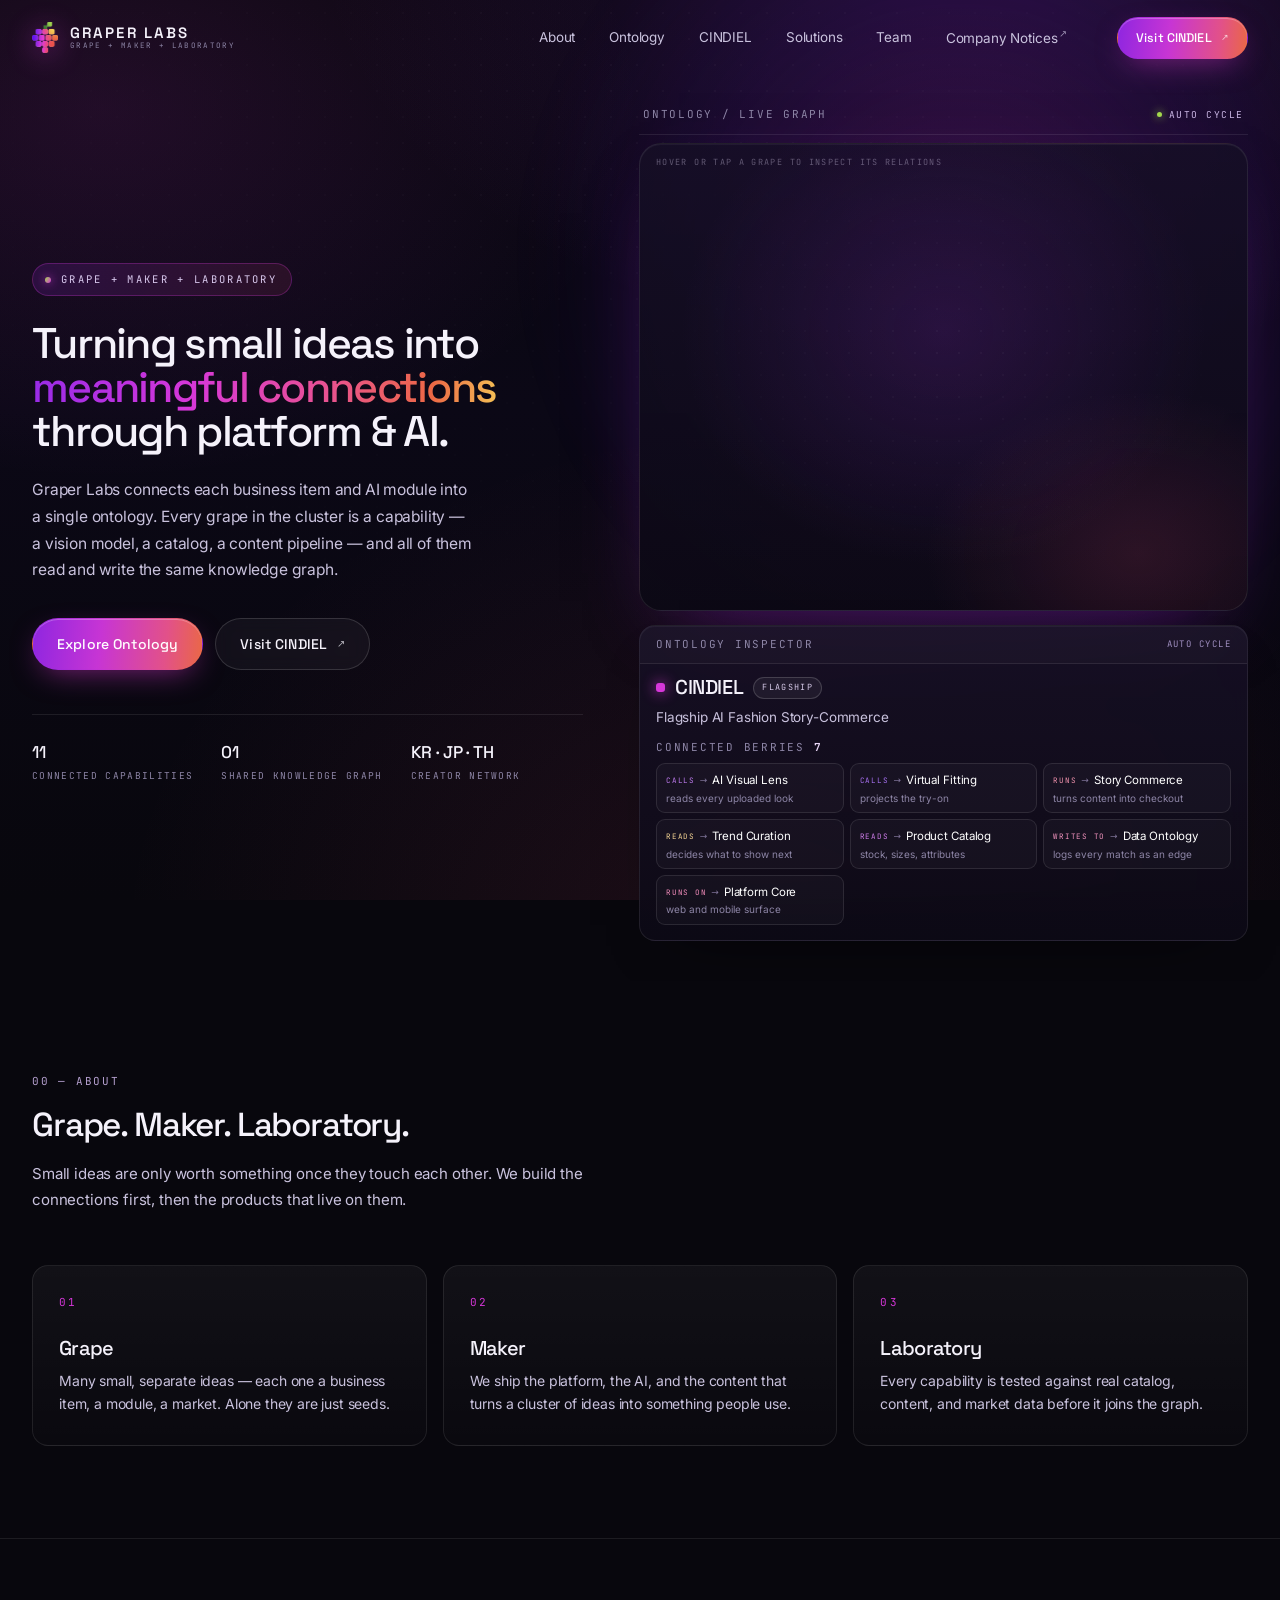
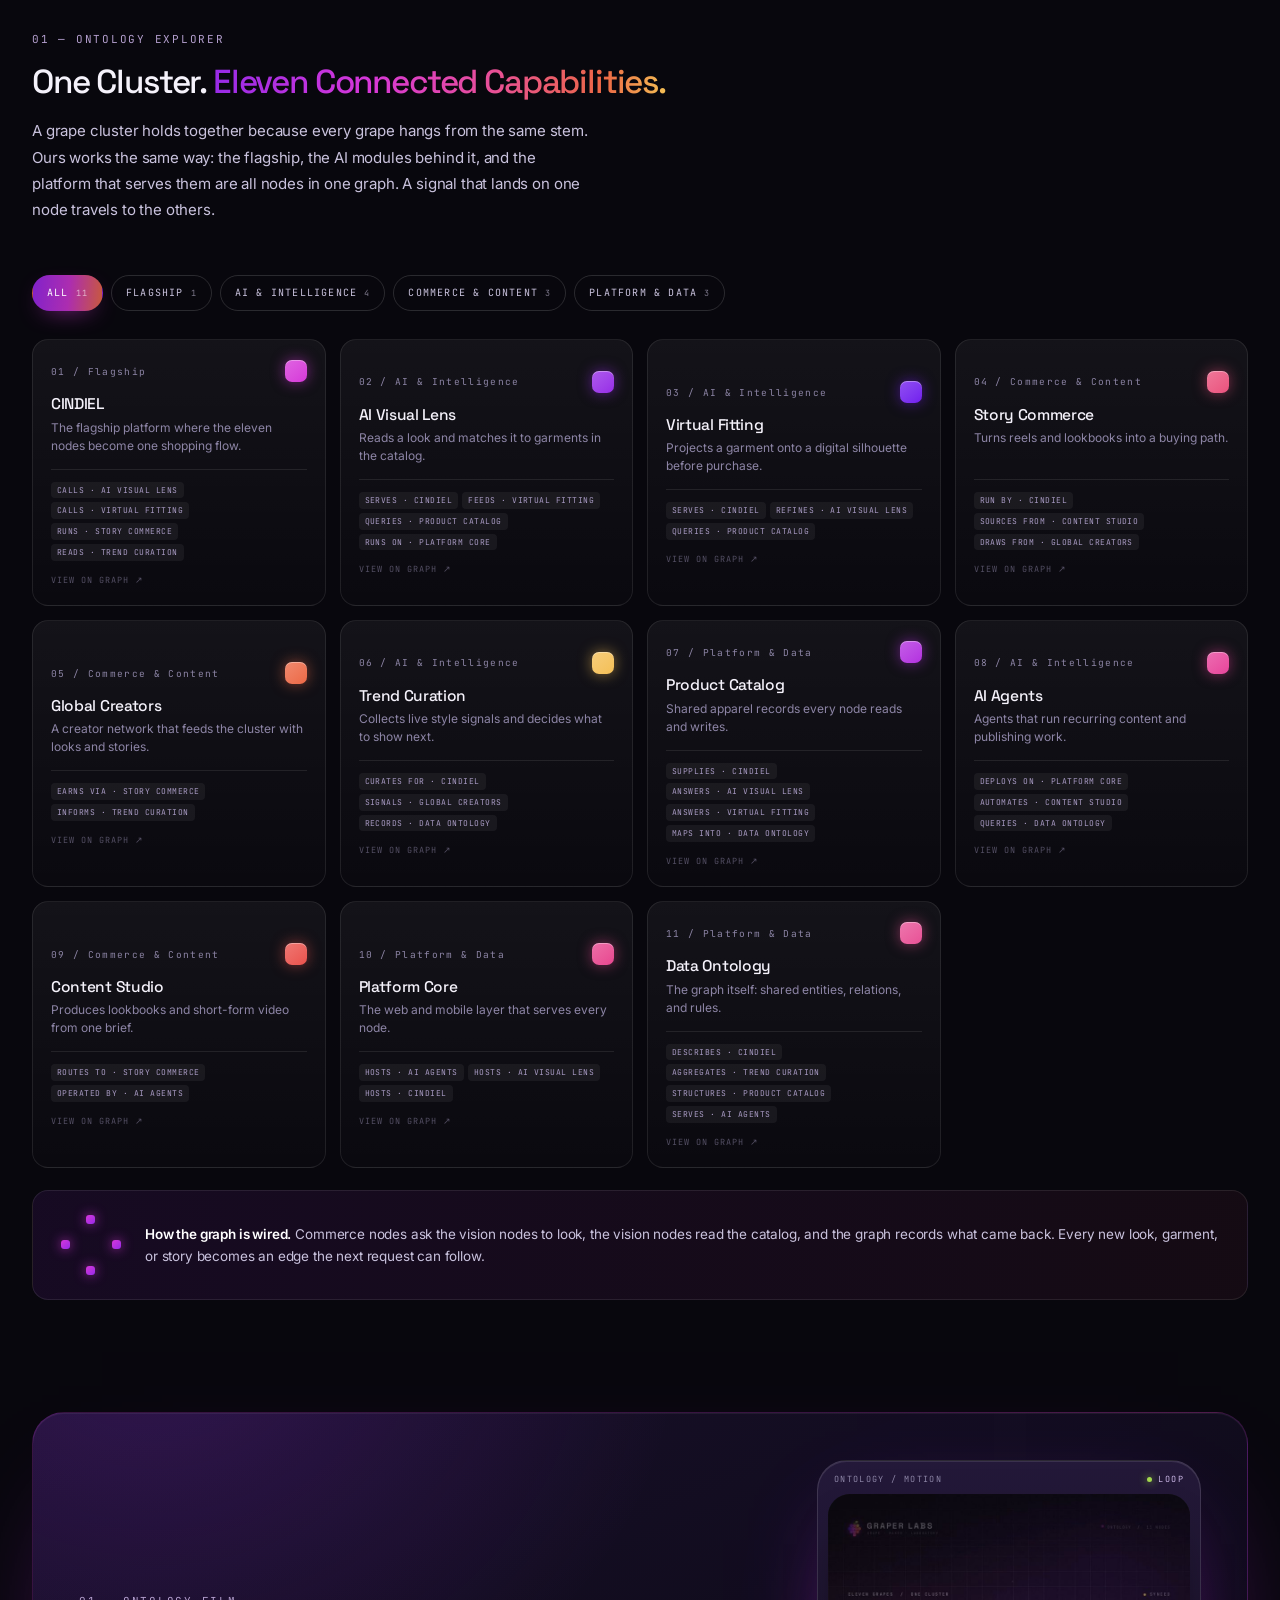
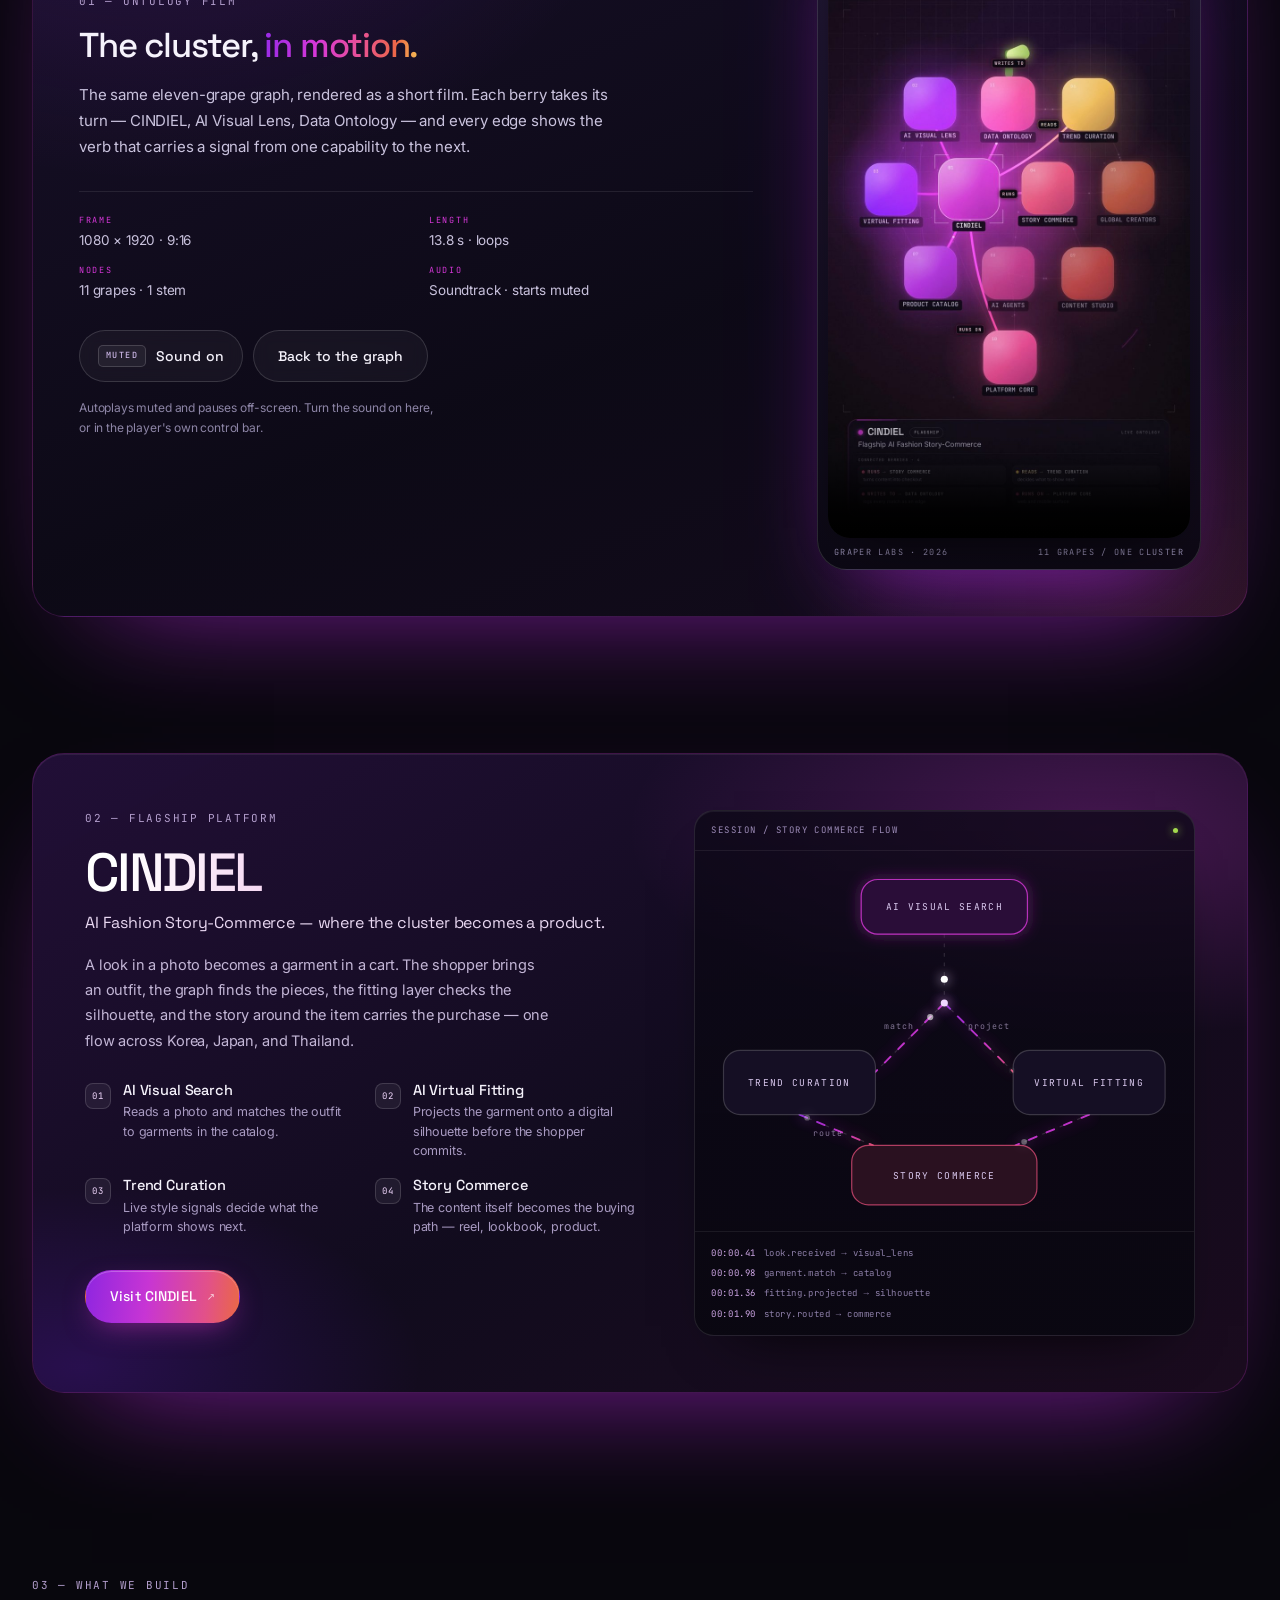
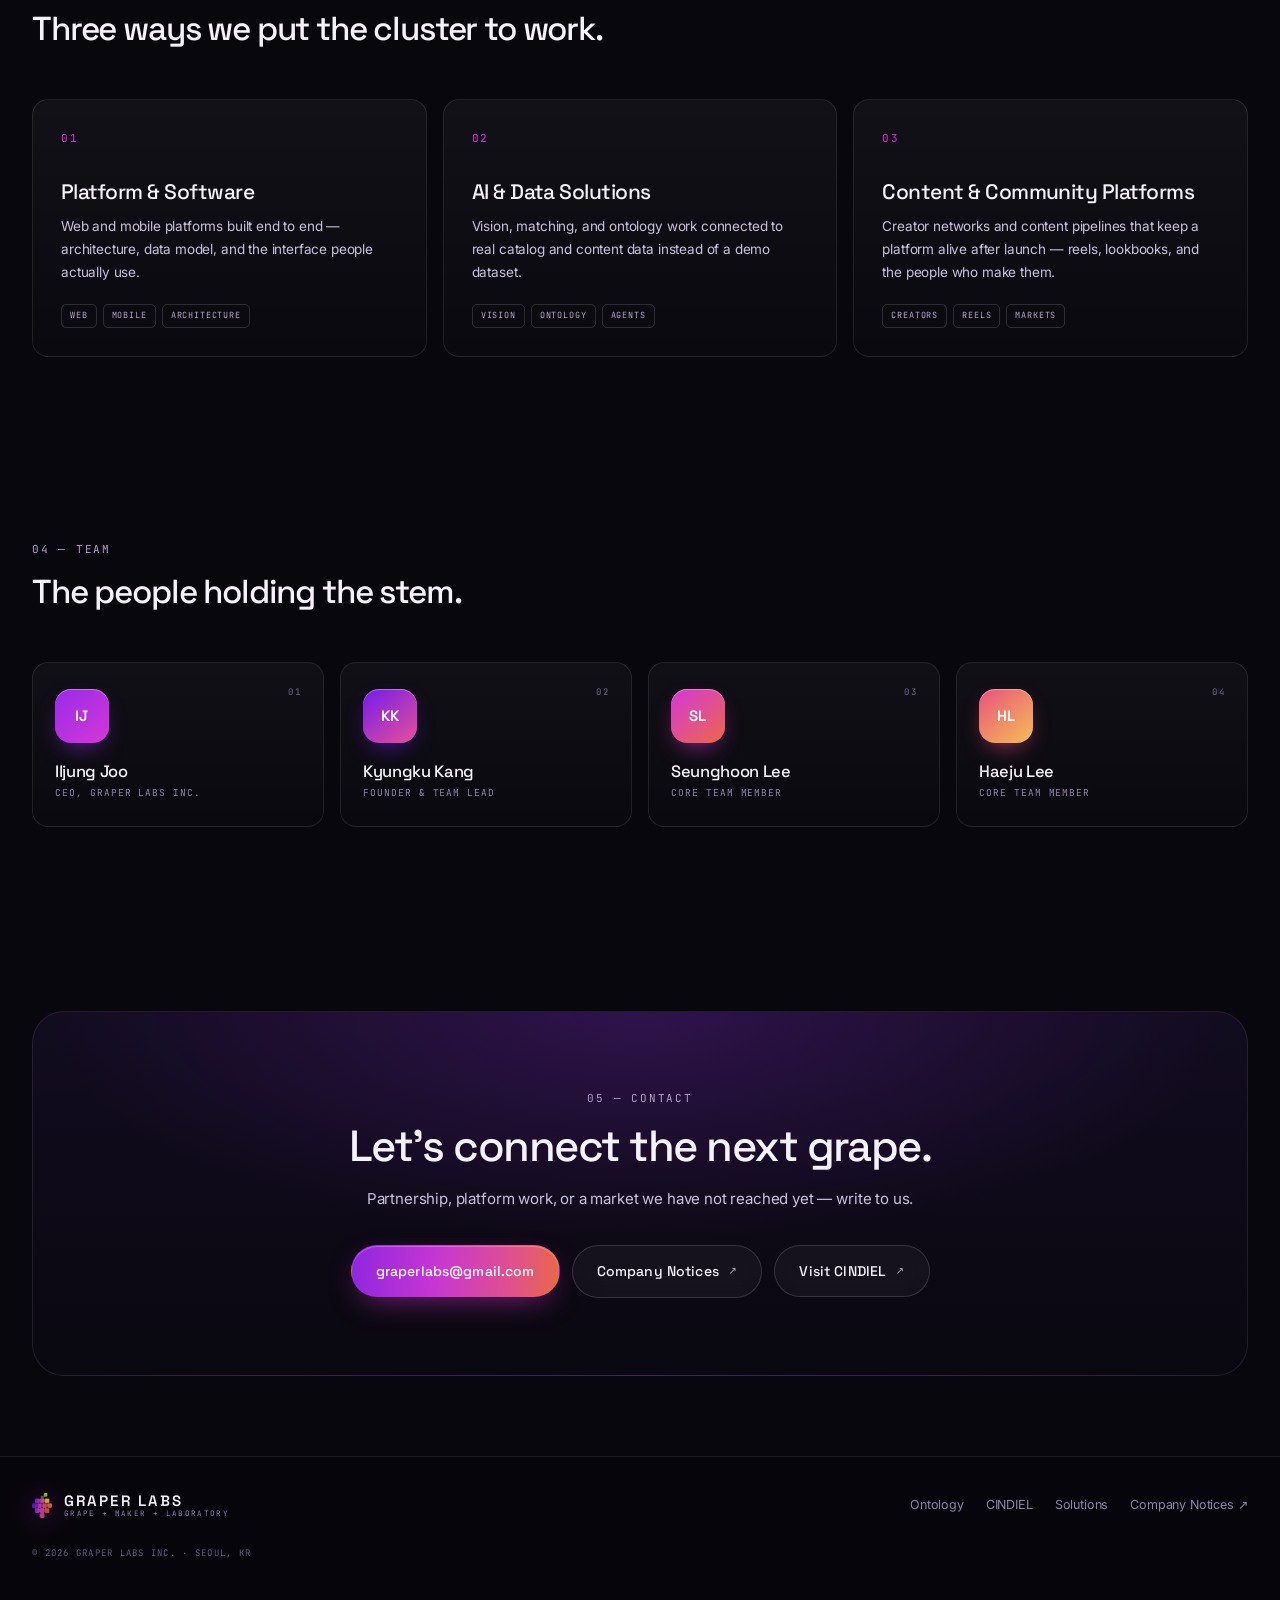
<file: index.html>
<!DOCTYPE html>
<html lang="en">
<head>
<meta charset="utf-8">
<meta name="viewport" content="width=device-width, initial-scale=1">
<title>Graper Labs — One Cluster. Eleven Connected Capabilities.</title>
<meta name="description" content="Graper Labs connects its business items and AI modules into a single ontology — eleven capabilities that share one knowledge graph. Flagship platform: CINDIEL, AI fashion story-commerce.">
<meta property="og:title" content="Graper Labs — Grape + Maker + Laboratory">
<meta property="og:description" content="Turning small ideas into meaningful connections through platform &amp; AI. Eleven connected capabilities, one cluster.">
<meta property="og:type" content="website">
<link rel="icon" href="assets/logo_mark.png">
<link rel="preload" href="assets/fonts/SpaceGrotesk-500.woff2" as="font" type="font/woff2" crossorigin>
<link rel="stylesheet" href="assets/fonts.css">
<link rel="stylesheet" href="styles.css">
</head>
<body>
<a class="skip" href="#main">Skip to content</a>

<header class="nav" id="nav">
  <div class="nav__inner">
    <a class="brand" href="#top" aria-label="Graper Labs — home">
      <img class="brand__mark" src="assets/logo_mark.png" alt="Graper Labs logo: eleven-grape cluster">
      <span class="brand__text">
        <strong>GRAPER LABS</strong>
        <em>GRAPE + MAKER + LABORATORY</em>
      </span>
    </a>
    <nav class="nav__links" id="navLinks" aria-label="Primary">
      <a href="#about">About</a>
      <a href="#ontology">Ontology</a>
      <a href="#cindiel">CINDIEL</a>
      <a href="#solutions">Solutions</a>
      <a href="#team">Team</a>
      <a href="https://graperlabs.github.io/notices/" target="_blank" rel="noopener">Company Notices<span class="ext" aria-hidden="true">↗</span></a>
    </nav>
    <a class="btn btn--primary btn--sm nav__cta" href="https://cindiel.vercel.app/" target="_blank" rel="noopener">Visit CINDIEL<span class="ext" aria-hidden="true">↗</span></a>
    <button class="nav__toggle" id="navToggle" aria-expanded="false" aria-controls="navLinks" aria-label="Open menu">
      <span></span><span></span><span></span>
    </button>
  </div>
</header>

<main id="main">

  <!-- ===================== HERO ===================== -->
  <section class="hero" id="top">
    <div class="hero__glow" aria-hidden="true"></div>
    <div class="hero__grid">
      <div class="hero__copy">
        <p class="tag reveal"><span class="tag__dot" aria-hidden="true"></span>GRAPE + MAKER + LABORATORY</p>
        <h1 class="reveal" data-delay="60">Turning small ideas into <span class="grad">meaningful connections</span> through platform &amp; AI.</h1>
        <p class="lead reveal" data-delay="120">
          Graper Labs connects each business item and AI module into a single ontology.
          Every grape in the cluster is a capability — a vision model, a catalog, a content
          pipeline — and all of them read and write the same knowledge graph.
        </p>
        <div class="hero__cta reveal" data-delay="180">
          <a class="btn btn--primary" href="#ontology">Explore Ontology</a>
          <a class="btn btn--ghost" href="https://cindiel.vercel.app/" target="_blank" rel="noopener">Visit CINDIEL<span class="ext" aria-hidden="true">↗</span></a>
        </div>
        <ul class="hero__meta reveal" data-delay="240">
          <li><b>11</b><span>connected capabilities</span></li>
          <li><b>01</b><span>shared knowledge graph</span></li>
          <li><b>KR · JP · TH</b><span>creator network</span></li>
        </ul>
      </div>

      <div class="hero__stage reveal" data-delay="140">
        <div class="stage__head">
          <span class="mono">ONTOLOGY / LIVE GRAPH</span>
          <span class="stage__mode"><i class="dot-live" aria-hidden="true"></i><span id="stageMode">AUTO CYCLE</span></span>
        </div>

        <div class="canvas-wrap" id="canvasWrap">
          <canvas id="ontologyCanvas" role="img" aria-label="Interactive ontology graph: eleven grape nodes — CINDIEL, AI Visual Lens, Virtual Fitting, Story Commerce, Global Creators, Trend Curation, Product Catalog, AI Agents, Content Studio, Platform Core and Data Ontology — connected by edges that carry data packets."></canvas>
          <p class="canvas-hint" id="canvasHint">Hover or tap a grape to inspect its relations</p>
          <div class="node-buttons" id="nodeButtons" aria-label="Ontology nodes"></div>
        </div>

        <aside class="inspector" id="inspector" aria-live="polite">
          <div class="inspector__head">
            <span class="mono">ONTOLOGY INSPECTOR</span>
            <span class="inspector__mode" id="inspectorMode">AUTO CYCLE</span>
          </div>
          <div class="inspector__body" id="inspectorBody">
            <div class="inspector__title">
              <span class="inspector__dot" id="insDot" aria-hidden="true"></span>
              <h2 id="insName">CINDIEL</h2>
              <span class="pill" id="insLayer">FLAGSHIP</span>
            </div>
            <p class="inspector__role" id="insRole">Flagship AI Fashion Story-Commerce</p>
            <div class="inspector__rel">
              <span class="mono">CONNECTED BERRIES <b id="insCount">7</b></span>
              <div class="rel-list" id="insChips"></div>
            </div>
          </div>
        </aside>
      </div>
    </div>
  </section>

  <!-- ===================== ABOUT ===================== -->
  <section class="section" id="about">
    <div class="section__head reveal">
      <p class="eyebrow mono">00 — ABOUT</p>
      <h2>Grape. Maker. Laboratory.</h2>
      <p class="section__lead">
        Small ideas are only worth something once they touch each other. We build the
        connections first, then the products that live on them.
      </p>
    </div>
    <div class="about__grid">
      <article class="about-card reveal" data-delay="0">
        <span class="about-card__num mono">01</span>
        <h3>Grape</h3>
        <p>Many small, separate ideas — each one a business item, a module, a market. Alone they are just seeds.</p>
      </article>
      <article class="about-card reveal" data-delay="80">
        <span class="about-card__num mono">02</span>
        <h3>Maker</h3>
        <p>We ship the platform, the AI, and the content that turns a cluster of ideas into something people use.</p>
      </article>
      <article class="about-card reveal" data-delay="160">
        <span class="about-card__num mono">03</span>
        <h3>Laboratory</h3>
        <p>Every capability is tested against real catalog, content, and market data before it joins the graph.</p>
      </article>
    </div>
  </section>

  <!-- ===================== ONTOLOGY EXPLORER ===================== -->
  <section class="section section--ontology" id="ontology">
    <div class="section__head reveal">
      <p class="eyebrow mono">01 — ONTOLOGY EXPLORER</p>
      <h2>One Cluster. <span class="grad">Eleven Connected Capabilities.</span></h2>
      <p class="section__lead">
        A grape cluster holds together because every grape hangs from the same stem. Ours works the
        same way: the flagship, the AI modules behind it, and the platform that serves them are all
        nodes in one graph. A signal that lands on one node travels to the others.
      </p>
    </div>

    <div class="filters reveal" role="group" aria-label="Filter capabilities by layer">
      <button class="chip is-active" data-filter="all">All <span>11</span></button>
      <button class="chip" data-filter="flagship">Flagship <span>1</span></button>
      <button class="chip" data-filter="ai">AI &amp; Intelligence <span>4</span></button>
      <button class="chip" data-filter="commerce">Commerce &amp; Content <span>3</span></button>
      <button class="chip" data-filter="platform">Platform &amp; Data <span>3</span></button>
    </div>

    <div class="node-grid" id="nodeGrid">
      <noscript><p class="section__lead">This explorer needs JavaScript. The eleven capabilities are CINDIEL, AI Visual Lens, Virtual Fitting, Story Commerce, Global Creators, Trend Curation, Product Catalog, AI Agents, Content Studio, Platform Core and Data Ontology.</p></noscript>
    </div>

    <div class="ontology-note reveal">
      <div class="ontology-note__graph" aria-hidden="true">
        <span></span><span></span><span></span><span></span>
      </div>
      <p>
        <b>How the graph is wired.</b> Commerce nodes ask the vision nodes to look, the vision nodes
        read the catalog, and the graph records what came back. Every new look, garment, or story
        becomes an edge the next request can follow.
      </p>
    </div>
  </section>

  <!-- ===================== ONTOLOGY FILM ===================== -->
  <section class="section section--film" id="film">
    <div class="film">
      <div class="film__copy reveal">
        <p class="eyebrow mono">01 — ONTOLOGY FILM</p>
        <h2>The cluster, <span class="grad">in motion.</span></h2>
        <p class="section__lead">
          The same eleven-grape graph, rendered as a short film. Each berry takes its turn —
          CINDIEL, AI Visual Lens, Data Ontology — and every edge shows the verb that carries a
          signal from one capability to the next.
        </p>
        <ul class="film__specs">
          <li><b class="mono">FRAME</b><span>1080 × 1920 · 9:16</span></li>
          <li><b class="mono">LENGTH</b><span>13.8 s · loops</span></li>
          <li><b class="mono">NODES</b><span>11 grapes · 1 stem</span></li>
          <li><b class="mono">AUDIO</b><span>Soundtrack · starts muted</span></li>
        </ul>
        <div class="film__actions">
          <button class="btn btn--ghost film__sound" id="filmSound" type="button" aria-pressed="false" aria-controls="ontologyFilm">
            <span class="film__sound-state mono" id="filmSoundState">MUTED</span>
            <span id="filmSoundLabel">Sound on</span>
          </button>
          <a class="btn btn--ghost" href="#ontology">Back to the graph</a>
        </div>
        <p class="film__hint">Autoplays muted and pauses off-screen. Turn the sound on here, or in the player's own control bar.</p>
      </div>

      <div class="film__stage reveal" data-delay="120">
        <div class="film__frame">
          <div class="film__bar mono">
            <span>ONTOLOGY / MOTION</span>
            <span class="film__bar-state"><i class="dot-live" aria-hidden="true"></i>LOOP</span>
          </div>
          <div class="film__screen">
            <video id="ontologyFilm" class="film__video"
              src="assets/graperlabs_ontology_motion.mp4"
              poster="assets/ontology_motion_poster.jpg"
              width="1080" height="1920"
              autoplay muted loop playsinline controls preload="metadata"
              aria-label="Graper Labs ontology motion film: the eleven grape nodes of one knowledge graph, highlighting CINDIEL, AI Visual Lens and Data Ontology in turn, ending on the line 'Turning small ideas into meaningful connections.'"></video>
          </div>
          <div class="film__bar film__bar--foot mono">
            <span>GRAPER LABS · 2026</span>
            <span>11 GRAPES / ONE CLUSTER</span>
          </div>
        </div>
      </div>
    </div>
  </section>

  <!-- ===================== CINDIEL ===================== -->
  <section class="section section--cindiel" id="cindiel">
    <div class="cindiel">
      <div class="cindiel__bg" aria-hidden="true"></div>
      <div class="cindiel__copy reveal">
        <p class="eyebrow mono">02 — FLAGSHIP PLATFORM</p>
        <h2>CINDIEL</h2>
        <p class="cindiel__sub">AI Fashion Story-Commerce — where the cluster becomes a product.</p>
        <p class="cindiel__body">
          A look in a photo becomes a garment in a cart. The shopper brings an outfit, the graph
          finds the pieces, the fitting layer checks the silhouette, and the story around the item
          carries the purchase — one flow across Korea, Japan, and Thailand.
        </p>

        <ul class="feature-list">
          <li>
            <span class="feature-list__icon mono">01</span>
            <div><h3>AI Visual Search</h3><p>Reads a photo and matches the outfit to garments in the catalog.</p></div>
          </li>
          <li>
            <span class="feature-list__icon mono">02</span>
            <div><h3>AI Virtual Fitting</h3><p>Projects the garment onto a digital silhouette before the shopper commits.</p></div>
          </li>
          <li>
            <span class="feature-list__icon mono">03</span>
            <div><h3>Trend Curation</h3><p>Live style signals decide what the platform shows next.</p></div>
          </li>
          <li>
            <span class="feature-list__icon mono">04</span>
            <div><h3>Story Commerce</h3><p>The content itself becomes the buying path — reel, lookbook, product.</p></div>
          </li>
        </ul>

        <a class="btn btn--primary" href="https://cindiel.vercel.app/" target="_blank" rel="noopener">Visit CINDIEL<span class="ext" aria-hidden="true">↗</span></a>
      </div>

      <div class="cindiel__panel reveal" data-delay="120" aria-hidden="true">
        <div class="panel__head mono"><span>SESSION / STORY COMMERCE FLOW</span><i class="dot-live"></i></div>
        <svg class="panel__graph" viewBox="0 0 420 320" role="presentation">
          <defs>
            <linearGradient id="edgeGrad" x1="0" y1="0" x2="1" y2="1">
              <stop offset="0%" stop-color="#972be7"/>
              <stop offset="55%" stop-color="#d637d9"/>
              <stop offset="100%" stop-color="#ea517d"/>
            </linearGradient>
            <filter id="soft" x="-60%" y="-60%" width="220%" height="220%">
              <feGaussianBlur stdDeviation="6" result="b"/>
              <feMerge><feMergeNode in="b"/><feMergeNode in="SourceGraphic"/></feMerge>
            </filter>
          </defs>
          <g class="p-ghost">
            <path d="M210 70 L210 128"/>
            <path d="M210 128 L152 186"/>
            <path d="M210 128 L268 186"/>
            <path d="M88 222 L150 248"/>
            <path d="M332 222 L270 248"/>
          </g>
          <g class="p-live">
            <path d="M210 70 L210 128"/>
            <path d="M210 128 L152 186"/>
            <path d="M210 128 L268 186"/>
            <path d="M88 222 L150 248"/>
            <path d="M332 222 L270 248"/>
          </g>
          <circle class="p-junction" cx="210" cy="128" r="3"/>
          <g class="p-nodes">
            <rect x="140" y="24" width="140" height="46" rx="14" class="p-node p-node--core"/>
            <rect x="24" y="168" width="128" height="54" rx="14" class="p-node"/>
            <rect x="268" y="168" width="128" height="54" rx="14" class="p-node"/>
            <rect x="132" y="248" width="156" height="50" rx="14" class="p-node p-node--out"/>
          </g>
          <g class="p-verbs">
            <text x="172" y="150">match</text>
            <text x="248" y="150">project</text>
            <text x="112" y="240">route</text>
          </g>
          <g class="p-labels">
            <text x="210" y="47" dominant-baseline="central">AI VISUAL SEARCH</text>
            <text x="88" y="195" dominant-baseline="central">TREND CURATION</text>
            <text x="332" y="195" dominant-baseline="central">VIRTUAL FITTING</text>
            <text x="210" y="273" dominant-baseline="central">STORY COMMERCE</text>
          </g>
          <g class="p-packets">
            <circle r="3" cx="210" cy="70"><animate attributeName="cy" values="70;128" dur="1.6s" repeatCount="indefinite"/><animate attributeName="opacity" values="0;1;1;0" dur="1.6s" repeatCount="indefinite"/></circle>
            <circle r="2.6" cx="210" cy="128"><animate attributeName="cx" values="210;152" dur="2.2s" repeatCount="indefinite"/><animate attributeName="cy" values="128;186" dur="2.2s" repeatCount="indefinite"/><animate attributeName="opacity" values="0;1;1;0" dur="2.2s" repeatCount="indefinite"/></circle>
            <circle r="2.6" cx="210" cy="128"><animate attributeName="cx" values="210;268" dur="2.7s" repeatCount="indefinite"/><animate attributeName="cy" values="128;186" dur="2.7s" repeatCount="indefinite"/><animate attributeName="opacity" values="0;1;1;0" dur="2.7s" repeatCount="indefinite"/></circle>
            <circle r="2.4" cx="88" cy="222"><animate attributeName="cx" values="88;150" dur="2.4s" repeatCount="indefinite"/><animate attributeName="cy" values="222;248" dur="2.4s" repeatCount="indefinite"/><animate attributeName="opacity" values="0;1;1;0" dur="2.4s" repeatCount="indefinite"/></circle>
            <circle r="2.4" cx="332" cy="222"><animate attributeName="cx" values="332;270" dur="3s" repeatCount="indefinite"/><animate attributeName="cy" values="222;248" dur="3s" repeatCount="indefinite"/><animate attributeName="opacity" values="0;1;1;0" dur="3s" repeatCount="indefinite"/></circle>
          </g>
        </svg>
        <ul class="panel__log mono">
          <li><span>00:00.41</span>look.received → visual_lens</li>
          <li><span>00:00.98</span>garment.match → catalog</li>
          <li><span>00:01.36</span>fitting.projected → silhouette</li>
          <li><span>00:01.90</span>story.routed → commerce</li>
        </ul>
      </div>
    </div>
  </section>

  <!-- ===================== SOLUTIONS ===================== -->
  <section class="section" id="solutions">
    <div class="section__head reveal">
      <p class="eyebrow mono">03 — WHAT WE BUILD</p>
      <h2>Three ways we put the cluster to work.</h2>
    </div>
    <div class="solutions">
      <article class="solution reveal" data-delay="0">
        <span class="solution__num mono">01</span>
        <h3>Platform &amp; Software</h3>
        <p>Web and mobile platforms built end to end — architecture, data model, and the interface people actually use.</p>
        <ul class="tags"><li>Web</li><li>Mobile</li><li>Architecture</li></ul>
      </article>
      <article class="solution reveal" data-delay="80">
        <span class="solution__num mono">02</span>
        <h3>AI &amp; Data Solutions</h3>
        <p>Vision, matching, and ontology work connected to real catalog and content data instead of a demo dataset.</p>
        <ul class="tags"><li>Vision</li><li>Ontology</li><li>Agents</li></ul>
      </article>
      <article class="solution reveal" data-delay="160">
        <span class="solution__num mono">03</span>
        <h3>Content &amp; Community Platforms</h3>
        <p>Creator networks and content pipelines that keep a platform alive after launch — reels, lookbooks, and the people who make them.</p>
        <ul class="tags"><li>Creators</li><li>Reels</li><li>Markets</li></ul>
      </article>
    </div>
  </section>

  <!-- ===================== TEAM ===================== -->
  <section class="section" id="team">
    <div class="section__head reveal">
      <p class="eyebrow mono">04 — TEAM</p>
      <h2>The people holding the stem.</h2>
    </div>
    <div class="team">
      <article class="member reveal" data-delay="0">
        <span class="member__id mono">01</span>
        <div class="member__avatar" style="--c1:#972be7;--c2:#d637d9">IJ</div>
        <h3>Iljung Joo</h3>
        <p class="member__role">CEO, Graper Labs Inc.</p>
      </article>
      <article class="member reveal" data-delay="60">
        <span class="member__id mono">02</span>
        <div class="member__avatar" style="--c1:#721bee;--c2:#e85096">KK</div>
        <h3>Kyungku Kang</h3>
        <p class="member__role">Founder &amp; Team Lead</p>
      </article>
      <article class="member reveal" data-delay="120">
        <span class="member__id mono">03</span>
        <div class="member__avatar" style="--c1:#d637d9;--c2:#ec6845">SL</div>
        <h3>Seunghoon Lee</h3>
        <p class="member__role">Core Team Member</p>
      </article>
      <article class="member reveal" data-delay="180">
        <span class="member__id mono">04</span>
        <div class="member__avatar" style="--c1:#ea517d;--c2:#f4bf55">HL</div>
        <h3>Haeju Lee</h3>
        <p class="member__role">Core Team Member</p>
      </article>
    </div>
  </section>

  <!-- ===================== CONTACT ===================== -->
  <section class="section section--contact" id="contact">
    <div class="contact reveal">
      <p class="eyebrow mono">05 — CONTACT</p>
      <h2>Let's connect the next grape.</h2>
      <p class="section__lead">Partnership, platform work, or a market we have not reached yet — write to us.</p>
      <div class="contact__actions">
        <a class="btn btn--primary" href="mailto:graperlabs@gmail.com">graperlabs@gmail.com</a>
        <a class="btn btn--ghost" href="https://graperlabs.github.io/notices/" target="_blank" rel="noopener">Company Notices<span class="ext" aria-hidden="true">↗</span></a>
        <a class="btn btn--ghost" href="https://cindiel.vercel.app/" target="_blank" rel="noopener">Visit CINDIEL<span class="ext" aria-hidden="true">↗</span></a>
      </div>
    </div>
  </section>

</main>

<footer class="footer">
  <div class="footer__inner">
    <a class="brand brand--footer" href="#top">
      <img class="brand__mark" src="assets/logo_mark.png" alt="" aria-hidden="true">
      <span class="brand__text"><strong>GRAPER LABS</strong><em>GRAPE + MAKER + LABORATORY</em></span>
    </a>
    <nav class="footer__links" aria-label="Footer">
      <a href="#ontology">Ontology</a>
      <a href="#cindiel">CINDIEL</a>
      <a href="#solutions">Solutions</a>
      <a href="https://graperlabs.github.io/notices/" target="_blank" rel="noopener">Company Notices ↗</a>
    </nav>
    <p class="footer__legal mono">© 2026 Graper Labs Inc. · Seoul, KR</p>
  </div>
</footer>

<script src="app.js"></script>
</body>
</html>
</file>
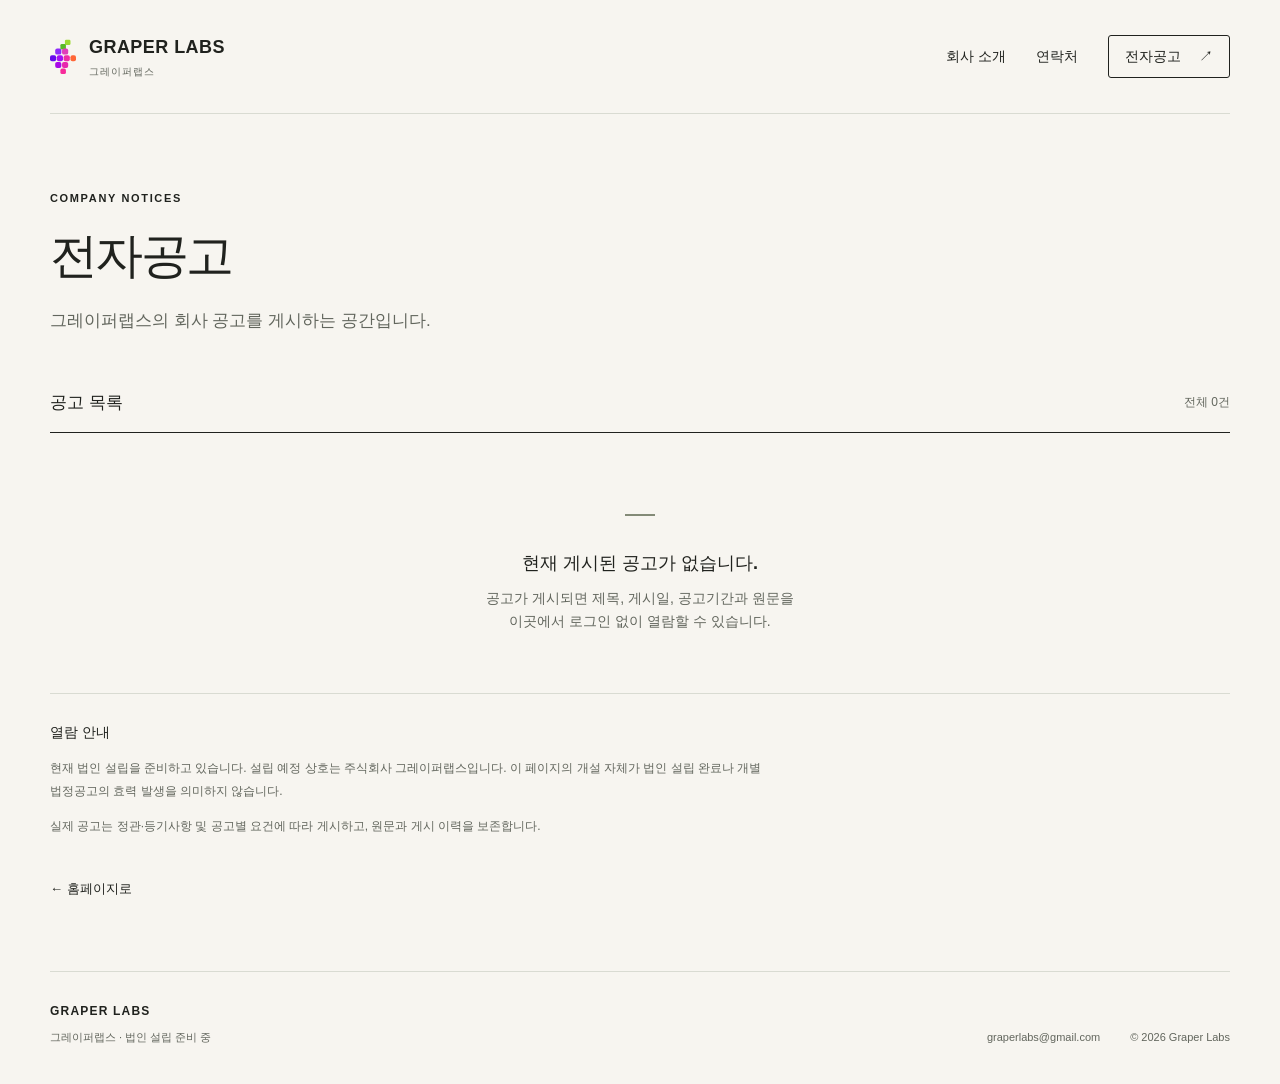
<file: notices/index.html>
<!doctype html>
<html lang="ko">
<head><meta charset="utf-8"><meta name="viewport" content="width=device-width,initial-scale=1"><meta name="description" content="그레이퍼랩스 전자공고. 회사 공고 및 관련 자료를 열람하는 공간입니다."><meta name="theme-color" content="#f7f5f0"><title>전자공고 | 그레이퍼랩스</title><link rel="icon" type="image/svg+xml" href="../assets/graper-mark.svg"><link rel="stylesheet" href="notices.css"></head>
<body>
  <a class="skip" href="#main">본문으로 건너뛰기</a>
  <header class="header wrap"><a class="brand" href="../" aria-label="그레이퍼랩스 홈"><img src="../assets/graper-mark.svg" alt="" width="26" height="36"><span>GRAPER LABS<small>그레이퍼랩스</small></span></a><nav aria-label="주 메뉴"><a href="../#about">회사 소개</a><a href="../#contact">연락처</a><a class="notice-link" href="./" aria-current="page">전자공고 <span aria-hidden="true">↗</span></a></nav></header>
  <main id="main" class="wrap notices-main"><p class="eyebrow">COMPANY NOTICES</p><h1>전자공고</h1><p class="lead">그레이퍼랩스의 회사 공고를 게시하는 공간입니다.</p><div class="notices-heading"><h2>공고 목록</h2><span>전체 0건</span></div><div class="empty"><span class="empty-mark" aria-hidden="true">—</span><h3>현재 게시된 공고가 없습니다.</h3><p>공고가 게시되면 제목, 게시일, 공고기간과 원문을<br class="desktop-break"> 이곳에서 로그인 없이 열람할 수 있습니다.</p></div><aside class="notice-guidance"><h2>열람 안내</h2><p>현재 법인 설립을 준비하고 있습니다. 설립 예정 상호는 주식회사 그레이퍼랩스입니다. 이 페이지의 개설 자체가 법인 설립 완료나 개별 법정공고의 효력 발생을 의미하지 않습니다.</p><p>실제 공고는 정관·등기사항 및 공고별 요건에 따라 게시하고, 원문과 게시 이력을 보존합니다.</p></aside><a class="text-link" href="../">← 홈페이지로</a></main>
  <footer class="footer wrap"><div><strong>GRAPER LABS</strong><p>그레이퍼랩스 · 법인 설립 준비 중</p></div><div class="footer-right"><a href="mailto:graperlabs@gmail.com">graperlabs@gmail.com</a><span>© 2026 Graper Labs</span></div></footer>
</body></html>
</file>
<file: assets/fonts.css>
/* Self-hosted latin subsets (Google Fonts, OFL) */
@font-face{font-family:'Space Grotesk';font-style:normal;font-weight:300;font-display:swap;src:url('fonts/SpaceGrotesk-300.woff2') format('woff2');}
@font-face{font-family:'Space Grotesk';font-style:normal;font-weight:400;font-display:swap;src:url('fonts/SpaceGrotesk-400.woff2') format('woff2');}
@font-face{font-family:'Space Grotesk';font-style:normal;font-weight:500;font-display:swap;src:url('fonts/SpaceGrotesk-500.woff2') format('woff2');}
@font-face{font-family:'Space Grotesk';font-style:normal;font-weight:600;font-display:swap;src:url('fonts/SpaceGrotesk-600.woff2') format('woff2');}
@font-face{font-family:'Space Grotesk';font-style:normal;font-weight:700;font-display:swap;src:url('fonts/SpaceGrotesk-700.woff2') format('woff2');}
@font-face{font-family:'Inter';font-style:normal;font-weight:300;font-display:swap;src:url('fonts/Inter-300.woff2') format('woff2');}
@font-face{font-family:'Inter';font-style:normal;font-weight:400;font-display:swap;src:url('fonts/Inter-400.woff2') format('woff2');}
@font-face{font-family:'Inter';font-style:normal;font-weight:500;font-display:swap;src:url('fonts/Inter-500.woff2') format('woff2');}
@font-face{font-family:'Inter';font-style:normal;font-weight:600;font-display:swap;src:url('fonts/Inter-600.woff2') format('woff2');}
@font-face{font-family:'Inter';font-style:normal;font-weight:700;font-display:swap;src:url('fonts/Inter-700.woff2') format('woff2');}
@font-face{font-family:'JetBrains Mono';font-style:normal;font-weight:300;font-display:swap;src:url('fonts/JetBrainsMono-300.woff2') format('woff2');}
@font-face{font-family:'JetBrains Mono';font-style:normal;font-weight:400;font-display:swap;src:url('fonts/JetBrainsMono-400.woff2') format('woff2');}
@font-face{font-family:'JetBrains Mono';font-style:normal;font-weight:500;font-display:swap;src:url('fonts/JetBrainsMono-500.woff2') format('woff2');}
@font-face{font-family:'JetBrains Mono';font-style:normal;font-weight:600;font-display:swap;src:url('fonts/JetBrainsMono-600.woff2') format('woff2');}
</file>
<file: styles.css>
/* ==========================================================================
   Graper Labs — Interactive Grape Ontology (prototype)
   Palette sampled from the official 11-grape logo.
   ========================================================================== */

:root{
  --bg:#08070d;
  --bg-2:#110d1f;
  --bg-3:#150f27;
  --ink:#f5f2fb;
  --ink-2:#c9c2dd;
  --muted:#8d85a6;
  --line:rgba(255,255,255,.085);
  --line-2:rgba(255,255,255,.14);

  --violet:#972be7;
  --indigo:#721bee;
  --magenta:#d637d9;
  --purple:#b32fe0;
  --rose:#e85096;
  --pink:#e7439b;
  --pink-2:#e8458f;
  --coral:#ea517d;
  --red:#ea514c;
  --orange:#ec6845;
  --amber:#f4bf55;
  --leaf:#a4da4e;
  --leaf-deep:#407f30;

  --font-display:'Space Grotesk','Inter',system-ui,-apple-system,'Segoe UI',sans-serif;
  --font-body:'Inter',system-ui,-apple-system,'Segoe UI',sans-serif;
  --font-mono:'JetBrains Mono',ui-monospace,SFMono-Regular,Menlo,monospace;

  --maxw:1280px;
  --nav-h:76px;
  --r-lg:22px;
  --r-md:16px;
  --r-sm:10px;
}

*,*::before,*::after{box-sizing:border-box}
html{scroll-behavior:smooth;scroll-padding-top:96px;-webkit-text-size-adjust:100%}
body{
  margin:0;
  background:var(--bg);
  color:var(--ink);
  font-family:var(--font-body);
  font-size:16px;
  line-height:1.6;
  letter-spacing:-.01em;
  -webkit-font-smoothing:antialiased;
  overflow-x:hidden;
}
/* page-wide atmosphere: dot grid + colour blooms */
body::before{
  content:"";
  position:fixed;inset:0;z-index:-2;
  background:
    radial-gradient(1100px 700px at 78% -8%, rgba(150,43,231,.20), transparent 62%),
    radial-gradient(900px 620px at 8% 12%, rgba(214,55,217,.12), transparent 60%),
    radial-gradient(1000px 800px at 60% 105%, rgba(234,81,125,.10), transparent 65%),
    linear-gradient(180deg,#08070d 0%,#0b0816 45%,#08070d 100%);
}
body::after{
  content:"";
  position:fixed;inset:0;z-index:-1;pointer-events:none;
  background-image:
    radial-gradient(rgba(255,255,255,.055) 1px, transparent 1px);
  background-size:26px 26px;
  mask-image:radial-gradient(1200px 900px at 50% 10%, #000 0%, transparent 78%);
  -webkit-mask-image:radial-gradient(1200px 900px at 50% 10%, #000 0%, transparent 78%);
  opacity:.55;
}

h1,h2,h3{font-family:var(--font-display);font-weight:500;letter-spacing:-.035em;line-height:1.05;margin:0}
p{margin:0}
a{color:inherit;text-decoration:none}
ul{margin:0;padding:0;list-style:none}
img{max-width:100%;display:block}
button{font:inherit;color:inherit}
::selection{background:rgba(214,55,217,.35);color:#fff}

.mono{font-family:var(--font-mono);font-size:11px;letter-spacing:.16em;text-transform:uppercase;color:var(--muted)}
.grad{
  background:linear-gradient(94deg,#972be7 0%,#d637d9 34%,#e85096 62%,#ec6845 86%,#f4bf55 100%);
  -webkit-background-clip:text;background-clip:text;color:transparent;
}
.ext{font-size:.72em;vertical-align:super;margin-left:.18em;opacity:.7}
.skip{
  position:absolute;left:-9999px;top:0;z-index:200;background:#fff;color:#000;
  padding:10px 16px;border-radius:0 0 10px 0;font-weight:600;
}
.skip:focus{left:0}
:focus-visible{outline:2px solid var(--magenta);outline-offset:3px;border-radius:6px}

/* ---------------------------------- nav --------------------------------- */
.nav{
  position:fixed;inset:0 0 auto 0;z-index:100;height:var(--nav-h);
  display:flex;align-items:center;
  transition:background .35s ease,border-color .35s ease,backdrop-filter .35s ease;
  border-bottom:1px solid transparent;
}
.nav.is-scrolled{
  background:rgba(10,8,18,.72);
  backdrop-filter:blur(18px) saturate(140%);
  -webkit-backdrop-filter:blur(18px) saturate(140%);
  border-bottom-color:var(--line);
}
.nav__inner{
  width:100%;max-width:var(--maxw);margin:0 auto;padding:0 32px;
  display:flex;align-items:center;gap:28px;
}
.brand{display:flex;align-items:center;gap:12px;flex-shrink:0}
.brand__mark{width:26px;height:auto;filter:drop-shadow(0 4px 14px rgba(214,55,217,.45))}
.brand__text{display:flex;flex-direction:column;gap:2px;line-height:1}
.brand__text strong{font-family:var(--font-display);font-size:15px;font-weight:600;letter-spacing:.14em}
.brand__text em{
  font-family:var(--font-mono);font-style:normal;font-size:7.5px;letter-spacing:.18em;
  color:var(--muted);
}
.nav__links{display:flex;align-items:center;gap:6px;margin-left:auto}
.nav__links a{
  position:relative;padding:9px 14px;border-radius:999px;
  font-size:13.5px;color:var(--ink-2);transition:color .2s,background .2s;
  white-space:nowrap;
}
.nav__links a:hover{color:#fff;background:rgba(255,255,255,.06)}
.nav__links a::after{
  content:"";position:absolute;left:14px;right:14px;bottom:4px;height:1px;
  background:linear-gradient(90deg,var(--magenta),var(--coral));
  transform:scaleX(0);transform-origin:left;transition:transform .3s ease;
}
.nav__links a:hover::after{transform:scaleX(1)}
.nav__cta{margin-left:8px}
.nav__toggle{display:none;background:none;border:0;padding:10px;cursor:pointer}
.nav__toggle span{display:block;width:20px;height:1.5px;background:var(--ink);margin:4px 0;transition:.3s}

/* --------------------------------- buttons ------------------------------- */
.btn{
  display:inline-flex;align-items:center;gap:8px;
  padding:14px 24px;border-radius:999px;
  font-family:var(--font-display);font-size:14px;font-weight:500;letter-spacing:.01em;
  border:1px solid transparent;cursor:pointer;white-space:nowrap;
  transition:transform .25s cubic-bezier(.2,.7,.3,1),box-shadow .25s,background .25s,border-color .25s;
}
.btn--primary{
  color:#fff;
  background:linear-gradient(96deg,#8f26e0 0%,#c735d4 40%,#e25189 78%,#ea6845 100%);
  box-shadow:0 10px 30px -10px rgba(200,50,190,.65),inset 0 1px 0 rgba(255,255,255,.25);
}
.btn--primary:hover{transform:translateY(-2px);box-shadow:0 16px 40px -12px rgba(220,60,190,.8),inset 0 1px 0 rgba(255,255,255,.32)}
.btn--ghost{
  color:var(--ink);background:rgba(255,255,255,.04);
  border-color:var(--line-2);backdrop-filter:blur(8px);
}
.btn--ghost:hover{transform:translateY(-2px);background:rgba(255,255,255,.08);border-color:rgba(255,255,255,.28)}
.btn--sm{padding:10px 18px;font-size:12.5px}

/* ---------------------------------- hero --------------------------------- */
.hero{
  position:relative;padding:calc(var(--nav-h) + 30px) 32px 40px;
  overflow:hidden;
}
.hero__glow{
  position:absolute;z-index:-1;inset:-20% -10% auto auto;width:900px;height:900px;
  background:radial-gradient(circle at 50% 50%,rgba(214,55,217,.16),rgba(114,27,238,.08) 42%,transparent 68%);
  filter:blur(20px);pointer-events:none;
}
.hero__grid{
  max-width:var(--maxw);margin:0 auto;
  display:grid;grid-template-columns:minmax(0,.95fr) minmax(0,1.05fr);
  gap:56px;align-items:center;
}
.tag{
  display:inline-flex;align-items:center;gap:10px;
  font-family:var(--font-mono);font-size:10.5px;letter-spacing:.22em;color:#d9c9ee;
  padding:7px 14px 7px 12px;border:1px solid rgba(214,55,217,.28);border-radius:999px;
  background:linear-gradient(90deg,rgba(151,43,231,.16),rgba(234,81,125,.10));
  text-transform:uppercase;margin-bottom:26px;
}
.tag__dot{
  width:6px;height:6px;border-radius:50%;
  background:linear-gradient(120deg,var(--leaf),var(--magenta));
  box-shadow:0 0 10px rgba(214,55,217,.9);animation:pulseDot 2.6s ease-in-out infinite;
}
@keyframes pulseDot{0%,100%{opacity:.55;transform:scale(.85)}50%{opacity:1;transform:scale(1.15)}}
.hero h1{font-size:clamp(2.35rem,3.35vw,3.55rem);letter-spacing:-.04em;line-height:1.02}
.lead{margin-top:24px;max-width:44ch;color:var(--ink-2);font-size:15.5px;line-height:1.72}
.hero__cta{display:flex;flex-wrap:wrap;gap:12px;margin-top:34px}
.hero__meta{
  display:flex;flex-wrap:wrap;gap:28px;margin-top:44px;padding-top:24px;
  border-top:1px solid var(--line);
}
.hero__meta li{display:flex;flex-direction:column;gap:2px}
.hero__meta b{font-family:var(--font-display);font-size:17px;font-weight:500;letter-spacing:-.01em}
.hero__meta span{font-family:var(--font-mono);font-size:9.5px;letter-spacing:.14em;text-transform:uppercase;color:var(--muted)}

/* hero stage */
.hero__copy{min-width:0}
.hero__stage{position:relative;min-width:0}
.stage__head{
  display:flex;align-items:center;justify-content:space-between;
  padding:0 4px 10px;border-bottom:1px solid var(--line);
}
.stage__mode{display:flex;align-items:center;gap:7px;font-family:var(--font-mono);font-size:9.5px;letter-spacing:.16em;color:#cbb7e6}
.dot-live{
  width:5px;height:5px;border-radius:50%;background:var(--leaf);
  box-shadow:0 0 8px var(--leaf);animation:pulseDot 1.8s ease-in-out infinite;
}
.canvas-wrap{
  position:relative;width:100%;height:clamp(360px,52vh,480px);
  min-width:0;
  margin-top:8px;border-radius:var(--r-lg);
  background:
    radial-gradient(60% 70% at 50% 40%,rgba(93,32,140,.28),transparent 72%),
    radial-gradient(50% 50% at 82% 88%,rgba(234,81,125,.14),transparent 70%),
    linear-gradient(180deg,rgba(22,15,38,.85),rgba(12,9,21,.9));
  border:1px solid var(--line);
  box-shadow:inset 0 1px 0 rgba(255,255,255,.05),0 30px 80px -40px rgba(160,40,220,.55);
  overflow:hidden;
}
.canvas-wrap::after{
  content:"";position:absolute;inset:0;pointer-events:none;
  background-image:radial-gradient(rgba(255,255,255,.07) 1px,transparent 1px);
  background-size:22px 22px;
  mask-image:radial-gradient(70% 70% at 50% 45%,#000,transparent 75%);
  -webkit-mask-image:radial-gradient(70% 70% at 50% 45%,#000,transparent 75%);
  opacity:.5;
}
#ontologyCanvas{position:absolute;inset:0;z-index:1;display:block;width:100%;height:100%;touch-action:manipulation}
.canvas-hint{
  position:absolute;z-index:2;left:16px;top:12px;right:auto;bottom:auto;text-align:left;
  font-family:var(--font-mono);font-size:8.5px;letter-spacing:.16em;text-transform:uppercase;
  color:rgba(200,190,220,.42);pointer-events:none;transition:opacity .4s;
}
.canvas-wrap.is-touched .canvas-hint{opacity:0}
.node-buttons{position:absolute;z-index:2;inset:0;pointer-events:none}
.node-buttons button{
  position:absolute;width:1px;height:1px;padding:0;margin:0;border:0;opacity:0;
  pointer-events:none;overflow:hidden;
}
.node-buttons button:focus-visible{
  opacity:1;width:auto;height:auto;padding:4px 8px;border-radius:6px;background:#fff;color:#000;
  font-size:10px;transform:translate(-50%,-50%);
}

/* inspector */
.inspector{
  margin-top:14px;border:1px solid var(--line);border-radius:var(--r-md);
  background:linear-gradient(180deg,rgba(23,16,38,.86),rgba(13,10,22,.9));
  backdrop-filter:blur(10px);
  box-shadow:0 24px 60px -40px rgba(0,0,0,.9),inset 0 1px 0 rgba(255,255,255,.05);
  overflow:hidden;
}
.inspector__head{
  display:flex;align-items:center;justify-content:space-between;
  padding:10px 16px;border-bottom:1px solid var(--line);
  background:rgba(255,255,255,.02);
}
.inspector__mode{font-family:var(--font-mono);font-size:9px;letter-spacing:.16em;color:#9f8ec0}
.inspector__mode.is-manual{color:#f0b8d8}
.inspector__body{padding:13px 16px 15px;min-height:120px}
.inspector__title{display:flex;align-items:center;gap:10px;flex-wrap:wrap}
.inspector__title h2{font-size:20px;letter-spacing:-.02em}
.inspector__dot{
  width:9px;height:9px;border-radius:3px;flex-shrink:0;
  background:var(--magenta);box-shadow:0 0 14px currentColor;
}
.pill{
  font-family:var(--font-mono);font-size:8.5px;letter-spacing:.16em;text-transform:uppercase;
  padding:3px 8px;border-radius:999px;border:1px solid rgba(255,255,255,.16);
  color:#d5c9e8;background:rgba(255,255,255,.05);
}
.inspector__role{
  margin-top:8px;color:var(--ink-2);font-size:13.5px;line-height:1.55;
  transition:opacity .25s ease,transform .25s ease;
}
.inspector__rel{margin-top:11px;display:flex;flex-direction:column;gap:7px}
.chips{display:flex;flex-wrap:wrap;gap:6px}

/* relation list: how this berry is wired to each neighbour */
.rel-list{display:grid;grid-template-columns:repeat(auto-fill,minmax(178px,1fr));gap:6px}
.rel-item{
  display:block;text-align:left;padding:7px 9px;border-radius:9px;cursor:pointer;
  border:1px solid rgba(255,255,255,.10);background:rgba(255,255,255,.028);
  font-family:var(--font-body);color:inherit;
  transition:background .2s,border-color .2s,transform .2s;
}
.rel-item:hover{border-color:color-mix(in srgb,var(--c) 60%,transparent);background:color-mix(in srgb,var(--c) 12%,transparent);transform:translateY(-1px)}
.rel-item__top{display:flex;align-items:center;gap:5px;min-width:0}
.rel-item__verb{
  font-family:var(--font-mono);font-size:7.5px;letter-spacing:.1em;text-transform:uppercase;
  color:color-mix(in srgb,var(--c) 62%,#ffffff);white-space:nowrap;flex-shrink:0;
}
.rel-item__arrow{font-size:9px;color:#7f7398;flex-shrink:0}
.rel-item__name{
  font-size:11.5px;color:#fff;letter-spacing:-.01em;
  white-space:nowrap;overflow:hidden;text-overflow:ellipsis;
}
.rel-item__why{
  display:block;margin-top:2px;font-size:10px;line-height:1.35;color:var(--muted);
  white-space:nowrap;overflow:hidden;text-overflow:ellipsis;
}
.inspector__rel .mono b{color:#e9d7f7;font-weight:600}
.chips button{
  font-family:var(--font-mono);font-size:9.5px;letter-spacing:.08em;text-transform:uppercase;
  padding:5px 9px;border-radius:7px;cursor:pointer;
  border:1px solid rgba(255,255,255,.12);background:rgba(255,255,255,.045);color:#d6cdea;
  transition:background .2s,border-color .2s,transform .2s,color .2s;
}
.chips button:hover{border-color:rgba(231,67,155,.6);background:rgba(231,67,155,.16);color:#fff;transform:translateY(-1px)}
.inspector.is-swapping .inspector__role{opacity:0;transform:translateY(3px)}

/* ---------------------------------- sections ----------------------------- */
.section{
  position:relative;max-width:var(--maxw);margin:0 auto;
  padding:92px 32px;
}
.section__head{max-width:760px;margin-bottom:52px}
.eyebrow{margin-bottom:16px;color:#b49fce}
.section h2{font-size:clamp(1.85rem,2.6vw,2.6rem);letter-spacing:-.035em;line-height:1.08}
.section__lead{margin-top:18px;color:var(--ink-2);font-size:15px;line-height:1.75;max-width:62ch}

/* about */
.about__grid{display:grid;grid-template-columns:repeat(3,minmax(0,1fr));gap:16px}
.about-card{
  position:relative;padding:28px 26px 30px;border-radius:var(--r-md);
  border:1px solid var(--line);
  background:linear-gradient(180deg,rgba(255,255,255,.045),rgba(255,255,255,.012));
  transition:border-color .3s,transform .3s,background .3s;
}
.about-card:hover{border-color:rgba(214,55,217,.42);transform:translateY(-3px);background:linear-gradient(180deg,rgba(214,55,217,.10),rgba(255,255,255,.012))}
.about-card__num{display:block;margin-bottom:26px;color:var(--magenta);letter-spacing:.2em}
.about-card h3{font-size:20px;margin-bottom:10px}
.about-card p{color:var(--ink-2);font-size:14px;line-height:1.65}

/* ontology explorer */
.section--ontology{border-top:1px solid var(--line)}
.filters{display:flex;flex-wrap:wrap;gap:8px;margin-bottom:28px}
.chip{
  display:inline-flex;align-items:center;gap:7px;
  font-family:var(--font-mono);font-size:10px;letter-spacing:.12em;text-transform:uppercase;
  padding:9px 14px;border-radius:999px;cursor:pointer;
  border:1px solid var(--line-2);background:transparent;color:var(--ink-2);
  transition:background .22s,border-color .22s,color .22s;
}
.chip span{font-size:8.5px;opacity:.6}
.chip:hover{border-color:rgba(214,55,217,.5);color:#fff}
.chip.is-active{
  color:#fff;border-color:transparent;
  background:linear-gradient(96deg,rgba(143,38,224,.9),rgba(214,55,217,.8) 52%,rgba(234,104,69,.85));
  box-shadow:0 8px 24px -12px rgba(214,55,217,.9);
}
.node-grid{display:grid;grid-template-columns:repeat(4,minmax(0,1fr));gap:14px}
.node-card{
  position:relative;display:block;width:100%;padding:20px 18px 18px;border-radius:var(--r-md);
  border:1px solid var(--line);
  background:linear-gradient(180deg,rgba(255,255,255,.05),rgba(255,255,255,.012));
  transition:transform .3s cubic-bezier(.2,.7,.3,1),border-color .3s,background .3s,box-shadow .3s,opacity .3s;
  overflow:hidden;isolation:isolate;text-align:left;cursor:pointer;
  font-family:var(--font-body);color:inherit;
}
.node-card::before{
  content:"";position:absolute;inset:0;z-index:-1;opacity:0;transition:opacity .3s;
  background:radial-gradient(120% 90% at 8% 0%,color-mix(in srgb,var(--c) 26%,transparent),transparent 62%);
}
.node-card:hover{transform:translateY(-4px);border-color:color-mix(in srgb,var(--c) 55%,transparent);box-shadow:0 24px 50px -30px var(--c)}
.node-card:hover::before{opacity:1}
.node-card.is-hidden{display:none}
.node-card__top{display:flex;align-items:center;justify-content:space-between;gap:10px;margin-bottom:14px}
.node-card__id{font-family:var(--font-mono);font-size:9.5px;letter-spacing:.14em;color:var(--muted)}
.node-card__swatch{
  width:22px;height:22px;border-radius:7px;flex-shrink:0;
  background:linear-gradient(140deg,color-mix(in srgb,var(--c) 78%,#fff 22%),var(--c));
  box-shadow:0 0 14px color-mix(in srgb,var(--c) 55%,transparent),inset 0 1px 0 rgba(255,255,255,.35);
}
.node-card h3{font-size:15.5px;letter-spacing:-.02em;margin-bottom:6px}
.node-card__role{font-size:12px;line-height:1.5;color:var(--muted);min-height:36px}
.node-card__links{
  margin-top:14px;padding-top:12px;border-top:1px solid var(--line);
  display:flex;flex-wrap:wrap;gap:4px;
}
.node-card__links span{
  font-family:var(--font-mono);font-size:8px;letter-spacing:.06em;text-transform:uppercase;
  color:#a99bc4;padding:2px 6px;border-radius:4px;background:rgba(255,255,255,.05);
}
.node-card__go{
  display:block;margin-top:13px;
  font-family:var(--font-mono);font-size:8.5px;letter-spacing:.12em;text-transform:uppercase;
  color:var(--muted);opacity:.55;transition:color .25s,opacity .25s,transform .25s;
}
.node-card:hover .node-card__go{color:var(--c);opacity:1;transform:translateX(2px)}

.ontology-note{
  margin-top:22px;display:grid;grid-template-columns:auto 1fr;gap:22px;align-items:center;
  padding:22px 26px;border-radius:var(--r-md);
  border:1px solid var(--line);
  background:linear-gradient(90deg,rgba(151,43,231,.10),rgba(234,81,125,.06));
}
.ontology-note p{color:var(--ink-2);font-size:13.5px;line-height:1.7}
.ontology-note b{color:#fff;font-weight:600}
.ontology-note__graph{position:relative;width:64px;height:64px;flex-shrink:0}
.ontology-note__graph span{
  position:absolute;width:9px;height:9px;border-radius:3px;
  background:linear-gradient(140deg,#d637d9,#972be7);box-shadow:0 0 12px rgba(214,55,217,.8);
  animation:orbit 5.2s linear infinite;
}
.ontology-note__graph span:nth-child(1){top:2px;left:27px;animation-delay:0s}
.ontology-note__graph span:nth-child(2){top:27px;left:2px;animation-delay:-1.3s}
.ontology-note__graph span:nth-child(3){top:27px;right:2px;animation-delay:-2.6s}
.ontology-note__graph span:nth-child(4){bottom:2px;left:27px;animation-delay:-3.9s}
@keyframes orbit{0%,100%{transform:scale(1);opacity:.85}50%{transform:scale(1.35);opacity:1}}

/* ------------------------------ ontology film ---------------------------- */
.section--film{padding-top:20px;padding-bottom:96px}
.film{
  position:relative;display:grid;grid-template-columns:minmax(0,1fr) minmax(0,384px);
  gap:clamp(32px,5vw,72px);align-items:center;
  padding:clamp(28px,3.6vw,52px);border-radius:32px;overflow:hidden;
  border:1px solid rgba(214,55,217,.20);
  background:
    radial-gradient(70% 90% at 10% -10%,rgba(151,43,231,.20),transparent 62%),
    radial-gradient(60% 80% at 102% 108%,rgba(234,81,125,.15),transparent 65%),
    linear-gradient(158deg,rgba(26,17,45,.94),rgba(13,10,23,.96) 60%,rgba(21,12,30,.94));
  box-shadow:0 50px 120px -70px rgba(180,40,220,.8),inset 0 1px 0 rgba(255,255,255,.06);
}
.film__copy{position:relative;min-width:0}
.film h2{font-size:clamp(1.9rem,2.7vw,2.7rem)}
.film__specs{
  display:grid;grid-template-columns:1fr 1fr;gap:12px 26px;
  margin-top:30px;padding-top:22px;border-top:1px solid var(--line);
}
.film__specs li{display:flex;flex-direction:column;gap:3px;min-width:0}
.film__specs b{font-size:8.5px;letter-spacing:.2em;color:var(--magenta);font-weight:400}
.film__specs span{font-size:13.5px;color:var(--ink-2)}
.film__actions{display:flex;flex-wrap:wrap;gap:10px;margin-top:28px}
.film__sound{gap:10px;padding:12px 18px}
.film__sound-state{
  font-size:8.5px;letter-spacing:.16em;color:#cbb7e6;
  padding:3px 7px;border-radius:5px;border:1px solid rgba(255,255,255,.16);
  background:rgba(255,255,255,.05);
}
.film__sound[aria-pressed="true"] .film__sound-state{
  color:#0a0712;border-color:transparent;
  background:linear-gradient(96deg,var(--leaf),#d8f08a);
}
.film__hint{margin-top:16px;font-size:12px;line-height:1.6;color:var(--muted);max-width:46ch}

.film__stage{position:relative;justify-self:center;width:100%;max-width:384px;min-width:0}
.film__frame{
  position:relative;padding:10px 10px 8px;border-radius:30px;
  border:1px solid rgba(255,255,255,.13);
  background:linear-gradient(180deg,rgba(38,26,60,.9),rgba(12,9,20,.95));
  box-shadow:0 40px 90px -40px rgba(170,40,220,.85),inset 0 1px 0 rgba(255,255,255,.10);
}
.film__frame::before{
  content:"";position:absolute;z-index:-1;inset:-14% -18%;pointer-events:none;
  background:radial-gradient(circle at 50% 45%,rgba(214,55,217,.30),rgba(114,27,238,.14) 46%,transparent 70%);
  filter:blur(18px);
}
.film__bar{display:flex;align-items:center;justify-content:space-between;gap:10px;padding:2px 6px 8px;font-size:8.5px;letter-spacing:.16em}
.film__bar--foot{padding:8px 6px 2px}
.film__bar-state{display:inline-flex;align-items:center;gap:6px;color:#cbb7e6}
.film__screen{
  position:relative;border-radius:22px;overflow:hidden;background:#08070d;
  aspect-ratio:9/16;
  box-shadow:inset 0 0 0 1px rgba(255,255,255,.09),0 20px 50px -30px #000;
}
.film__video{display:block;width:100%;height:100%;object-fit:cover;background:#08070d}
@media (prefers-reduced-motion:reduce){
  .film__frame::before{opacity:.6}
}

/* --------------------------------- cindiel ------------------------------- */
.section--cindiel{padding-top:40px}
.cindiel{
  position:relative;display:grid;grid-template-columns:minmax(0,1.05fr) minmax(0,.95fr);
  gap:56px;padding:56px 52px;border-radius:32px;overflow:hidden;
  border:1px solid rgba(214,55,217,.22);
  background:linear-gradient(150deg,rgba(36,16,58,.92),rgba(18,12,31,.96) 55%,rgba(28,12,32,.94));
  box-shadow:0 50px 120px -60px rgba(180,40,220,.75),inset 0 1px 0 rgba(255,255,255,.07);
}
.cindiel__bg{
  position:absolute;inset:0;pointer-events:none;
  background:
    radial-gradient(60% 50% at 88% 12%,rgba(214,55,217,.26),transparent 65%),
    radial-gradient(40% 40% at 4% 96%,rgba(114,27,238,.22),transparent 70%);
}
.cindiel__copy{position:relative}
.cindiel h2{font-size:clamp(2.6rem,4.2vw,3.6rem);letter-spacing:-.05em;
  background:linear-gradient(96deg,#fff 6%,#f2c7ee 45%,#ffb7a4 92%);
  -webkit-background-clip:text;background-clip:text;color:transparent;
}
.cindiel__sub{margin-top:8px;font-family:var(--font-display);font-size:16px;color:#e9d8f2}
.cindiel__body{margin-top:16px;color:#c3b6d6;font-size:14.5px;line-height:1.75;max-width:52ch}
.feature-list{margin:30px 0 34px;display:grid;grid-template-columns:1fr 1fr;gap:18px 26px}
.feature-list li{display:flex;gap:12px}
.feature-list__icon{
  display:grid;place-items:center;width:26px;height:26px;flex-shrink:0;border-radius:8px;
  font-size:9px;letter-spacing:.06em;color:#f3d9ff;
  border:1px solid rgba(255,255,255,.14);background:rgba(255,255,255,.06);
}
.feature-list h3{font-size:14.5px;margin-bottom:4px;letter-spacing:-.01em}
.feature-list p{font-size:12.5px;line-height:1.55;color:#a89ac1}

.cindiel__panel{
  position:relative;display:flex;flex-direction:column;
  border-radius:20px;border:1px solid rgba(255,255,255,.10);
  background:linear-gradient(180deg,rgba(12,8,22,.75),rgba(9,7,16,.9));
  box-shadow:inset 0 1px 0 rgba(255,255,255,.06),0 30px 60px -40px #000;
  overflow:hidden;
}
.panel__head{
  display:flex;align-items:center;justify-content:space-between;
  padding:12px 16px;border-bottom:1px solid rgba(255,255,255,.07);
  font-size:9px;color:#9d8cb8;
}
.panel__graph{width:100%;height:auto;display:block}
.p-ghost path{stroke:rgba(255,255,255,.13);stroke-width:1;fill:none;stroke-dasharray:3 5}
.p-live path{
  stroke:url(#edgeGrad);stroke-width:1.6;fill:none;stroke-linecap:round;
  stroke-dasharray:7 9;filter:url(#soft);opacity:.9;
  animation:flow 2.4s linear infinite;
}
.p-live path:nth-child(2){animation-duration:3s}
.p-live path:nth-child(3){animation-duration:3.4s}
.p-live path:nth-child(4){animation-duration:2.8s}
.p-live path:nth-child(5){animation-duration:3.2s}
@keyframes flow{to{stroke-dashoffset:-64}}
.p-node{fill:#150f24;stroke:rgba(255,255,255,.18);stroke-width:1}
.p-node--core{fill:#2a1038;stroke:rgba(214,55,217,.8);filter:url(#soft)}
.p-node--out{fill:#2a1120;stroke:rgba(234,81,125,.72)}
.p-labels text{
  font-family:var(--font-mono);font-size:8px;letter-spacing:.14em;
  fill:#d9c8ee;text-anchor:middle;
}
.p-junction{fill:#f0d9ff;filter:drop-shadow(0 0 5px rgba(240,210,255,.9))}
.p-verbs text{
  font-family:var(--font-mono);font-size:7px;letter-spacing:.12em;
  fill:rgba(203,185,228,.62);text-anchor:middle;text-transform:lowercase;
}
.p-packets circle{fill:#fff;filter:drop-shadow(0 0 5px rgba(240,210,255,.95))}
.panel__log{
  margin-top:auto;padding:14px 16px;border-top:1px solid rgba(255,255,255,.07);
  display:flex;flex-direction:column;gap:6px;font-size:9px;letter-spacing:.06em;
  color:#8d7fa8;text-transform:none;
}
.panel__log span{color:#d0a8e8;margin-right:8px}

/* -------------------------------- solutions ------------------------------ */
.solutions{display:grid;grid-template-columns:repeat(3,minmax(0,1fr));gap:16px}
.solution{
  position:relative;display:flex;flex-direction:column;padding:30px 28px 28px;border-radius:var(--r-md);
  border:1px solid var(--line);
  background:linear-gradient(180deg,rgba(255,255,255,.045),rgba(255,255,255,.01));
  transition:transform .3s,border-color .3s,background .3s;
  overflow:hidden;
}
.solution::after{
  content:"";position:absolute;left:0;right:0;top:0;height:1px;
  background:linear-gradient(90deg,transparent,rgba(214,55,217,.8),transparent);
  opacity:0;transition:opacity .3s;
}
.solution:hover{transform:translateY(-4px);border-color:rgba(214,55,217,.4)}
.solution:hover::after{opacity:1}
.solution__num{
  display:block;font-size:11px;color:var(--magenta);margin-bottom:34px;
}
.solution h3{font-size:21px;letter-spacing:-.025em;margin-bottom:12px}
.solution p{color:var(--ink-2);font-size:13.5px;line-height:1.7}
.tags{display:flex;flex-wrap:wrap;gap:6px;margin-top:auto;padding-top:20px}
.tags li{
  font-family:var(--font-mono);font-size:8.5px;letter-spacing:.1em;text-transform:uppercase;
  padding:4px 8px;border-radius:5px;border:1px solid var(--line-2);color:#b2a6c9;
}

/* ---------------------------------- team --------------------------------- */
.team{display:grid;grid-template-columns:repeat(4,minmax(0,1fr));gap:16px}
.member{
  position:relative;
  padding:26px 22px;border-radius:var(--r-md);border:1px solid var(--line);
  background:linear-gradient(180deg,rgba(255,255,255,.04),rgba(255,255,255,.01));
  transition:transform .3s,border-color .3s,box-shadow .3s;
}
.member__id{
  position:absolute;top:22px;right:22px;
  font-family:var(--font-mono);font-size:9px;letter-spacing:.14em;color:#6f6688;
}
.member:hover{transform:translateY(-4px);border-color:rgba(255,255,255,.22);box-shadow:0 26px 50px -34px rgba(214,55,217,.6)}
.member__avatar{
  width:54px;height:54px;border-radius:16px;display:grid;place-items:center;
  font-family:var(--font-display);font-size:15px;font-weight:600;color:#fff;letter-spacing:.02em;
  background:linear-gradient(140deg,var(--c1),var(--c2));
  box-shadow:0 10px 26px -12px var(--c1),inset 0 1px 0 rgba(255,255,255,.35);
  margin-bottom:20px;
}
.member h3{font-size:16.5px;letter-spacing:-.02em}
.member__role{margin-top:4px;font-family:var(--font-mono);font-size:9.5px;letter-spacing:.1em;text-transform:uppercase;color:var(--muted)}

/* -------------------------------- contact -------------------------------- */
.section--contact{padding-bottom:80px}
.contact{
  position:relative;text-align:center;padding:78px 32px;border-radius:32px;overflow:hidden;
  border:1px solid var(--line);
  background:
    radial-gradient(70% 90% at 50% 0%,rgba(151,43,231,.22),transparent 70%),
    linear-gradient(180deg,rgba(20,13,34,.9),rgba(10,8,17,.95));
}
.contact h2{font-size:clamp(2rem,3.4vw,3rem)}
.contact .section__lead{margin:16px auto 0;text-align:center}
.contact__actions{display:flex;flex-wrap:wrap;gap:12px;justify-content:center;margin-top:32px}

/* --------------------------------- footer -------------------------------- */
.footer{border-top:1px solid var(--line);background:rgba(6,5,10,.6)}
.footer__inner{
  max-width:var(--maxw);margin:0 auto;padding:36px 32px 46px;
  display:flex;align-items:center;gap:28px;flex-wrap:wrap;
}
.brand--footer .brand__mark{width:20px;opacity:.85}
.footer__links{display:flex;gap:22px;margin-left:auto;flex-wrap:wrap}
.footer__links a{font-size:12.5px;color:var(--muted);transition:color .2s}
.footer__links a:hover{color:#fff}
.footer__legal{width:100%;font-size:9px;letter-spacing:.14em;color:#635b78}

/* ------------------------------- reveal ---------------------------------- */
.reveal{opacity:0;transform:translateY(22px);transition:opacity .8s cubic-bezier(.16,.8,.3,1),transform .8s cubic-bezier(.16,.8,.3,1)}
.reveal.is-in{opacity:1;transform:none}

/* ------------------------------- responsive ------------------------------ */
@media (max-width:1180px){
  .hero__grid{grid-template-columns:minmax(0,1fr);gap:44px}
  .hero__stage{order:2}
  .hero__copy{max-width:720px}
  .canvas-wrap{height:clamp(360px,52vw,520px)}
  .node-grid{grid-template-columns:repeat(3,minmax(0,1fr))}
  .film{grid-template-columns:minmax(0,1fr);gap:38px}
  .film__copy{max-width:700px}
  .film__stage{max-width:340px}
  .cindiel{padding:44px 36px;gap:36px}
}
@media (max-width:980px){
  .nav__links{
    position:fixed;top:var(--nav-h);left:0;right:0;
    flex-direction:column;align-items:stretch;gap:2px;
    padding:14px 20px 20px;
    background:rgba(10,8,18,.97);backdrop-filter:blur(20px);
    border-bottom:1px solid var(--line);
    transform:translateY(-12px);opacity:0;pointer-events:none;transition:.3s;
  }
  .nav__links.is-open{transform:none;opacity:1;pointer-events:auto}
  .nav__links a{padding:12px 10px;font-size:15px}
  .nav__link__ext{}
  .nav__toggle{display:block;margin-left:auto}
  .nav__cta{display:none}
  .nav__links a::after{display:none}
  .about__grid,.solutions,.team{grid-template-columns:1fr 1fr}
  .cindiel{grid-template-columns:1fr}
  .feature-list{grid-template-columns:1fr}
}
@media (max-width:720px){
  .canvas-hint{display:none}
  .section{padding:76px 20px}
  .hero{padding:calc(var(--nav-h) + 40px) 20px 64px}
  .nav__inner{padding:0 20px}
  .hero__meta{gap:20px}
  .node-grid{grid-template-columns:1fr 1fr}
  .about__grid,.solutions,.team{grid-template-columns:1fr}
  .cindiel{padding:32px 22px;border-radius:24px}
  .section--film{padding-top:12px;padding-bottom:72px}
  .film{padding:26px 18px;border-radius:24px;gap:30px}
  .film__specs{gap:10px 18px}
  .film__specs span{font-size:12.5px}
  .film__stage{max-width:100%}
  .film__actions{gap:8px}
  .solution p{min-height:0}
  .ontology-note{grid-template-columns:1fr;gap:16px}
  .contact{padding:52px 20px}
  .footer__inner{padding:28px 20px 38px}
  .inspector__body{min-height:150px}
}
@media (max-width:460px){
  .node-grid{grid-template-columns:1fr}
  .film__specs{grid-template-columns:1fr}
}

@media (prefers-reduced-motion:reduce){
  html{scroll-behavior:auto}
  .reveal{opacity:1;transform:none;transition:none}
  .dot-live,.tag__dot,.ontology-note__graph span,.p-live path{animation:none}
  *{transition-duration:.01ms !important}
}
</file>
<file: notices/notices.css>
@charset "UTF-8";
:root{--paper:#f7f5f0;--ink:#20221e;--muted:#62665d;--line:#d9dbd2;--purple:#7133ac;--green:#c5e385;font-family:Arial,"Apple SD Gothic Neo","Malgun Gothic",sans-serif;color:var(--ink);background:var(--paper);font-synthesis:none;line-height:1.65;scroll-behavior:smooth;scroll-padding-top:30px}*{box-sizing:border-box}body{margin:0}a{color:inherit;text-decoration:none}a:hover{text-decoration:underline;text-underline-offset:5px}a:focus-visible{outline:3px solid var(--purple);outline-offset:6px}img{max-width:100%;height:auto}h1,h2,h3,p{margin-top:0}h1,h2,h3{line-height:1.28;word-break:keep-all}p{word-break:keep-all}.wrap{width:min(1180px,calc(100% - 96px));margin-inline:auto}.skip{position:fixed;left:20px;top:-80px;z-index:10;padding:12px 20px;background:var(--ink);color:white}.skip:focus{top:16px}.header{min-height:114px;display:flex;align-items:center;justify-content:space-between;border-bottom:1px solid var(--line);gap:24px}.brand{display:flex;align-items:center;gap:13px;font-size:18px;font-weight:800;letter-spacing:.025em}.brand small{display:block;font-weight:400;font-size:10px;letter-spacing:.1em;margin-top:1px;color:var(--muted)}nav{display:flex;align-items:center;gap:30px;font-size:14px;font-weight:600}.notice-link{border:1px solid var(--ink);padding:9px 16px;border-radius:3px}.notice-link span{margin-left:14px}.hero{display:grid;grid-template-columns:1.2fr 1fr;min-height:640px;align-items:center;gap:30px}.eyebrow{font-size:11px;font-weight:700;letter-spacing:.15em;margin-bottom:29px;display:flex;align-items:center;gap:10px}.dot{width:7px;height:7px;background:var(--purple);border-radius:50%}.hero h1{font-size:clamp(44px,5vw,68px);font-weight:750;letter-spacing:-.055em;line-height:1.2;margin-bottom:28px}.hero em{color:var(--purple);font-style:normal}.lead{font-size:17px;color:var(--muted);line-height:1.9;margin-bottom:32px}.text-link{font-size:13px;font-weight:600;display:inline-flex;align-items:center;gap:40px}.hero-art{position:relative;display:flex;align-items:center;justify-content:center;height:460px;overflow:hidden}.grape{width:190px;height:auto;position:relative;transform:rotate(-10deg);filter:drop-shadow(16px 20px 0 rgba(113,51,172,.06))}.art-label{position:absolute;top:20px;left:28px;font-size:9px;letter-spacing:.16em;color:var(--muted)}.art-note{position:absolute;bottom:22px;left:28px;font-size:11px;line-height:1.5;color:var(--muted)}.art-index{position:absolute;bottom:22px;right:10px;font-size:10px;letter-spacing:.12em}.orbit{position:absolute;border:1px solid #c8cbbf;border-radius:50%;width:420px;height:240px;transform:rotate(-35deg)}.orbit-two{transform:rotate(48deg);width:370px;height:290px;border-style:dashed}.section{padding:65px 0 88px;border-top:1px solid var(--line)}.section-top{display:grid;grid-template-columns:1fr 2fr;gap:28px}.section-top .eyebrow{padding-top:8px}.section h2,.contact-section h2{font-size:36px;letter-spacing:-.045em;font-weight:650}.section-intro{margin:15px 0 54px 33.333%;font-size:15px;color:var(--muted);line-height:1.9}.fields{display:grid;grid-template-columns:repeat(3,1fr);gap:38px}.fields article{border-top:1px solid var(--line);padding-top:23px}.field-no{font-size:11px;letter-spacing:.1em;color:var(--purple);display:block;margin-bottom:25px}.fields h3{font-size:20px;letter-spacing:-.035em;margin-bottom:16px}.fields p{font-size:14px;color:var(--muted);max-width:300px}.contact-section{background:#e9eddf;padding:62px 0}.contact-inner{display:flex;justify-content:space-between;align-items:center;gap:35px}.contact-inner .eyebrow{margin-bottom:18px}.contact-inner h2{margin-bottom:15px}.contact-inner p:last-child{font-size:14px;color:var(--muted);margin-bottom:0}.email{font-size:clamp(17px,2vw,25px);border-bottom:1px solid var(--ink);padding-bottom:6px;white-space:nowrap}.email span{margin-left:20px}.notice-strip{padding:65px 0;display:flex;align-items:center;justify-content:space-between;gap:24px}.notice-strip .eyebrow{margin-bottom:16px}.notice-strip h2{font-size:28px;letter-spacing:-.03em;margin-bottom:10px}.notice-strip p:last-child{color:var(--muted);font-size:14px;margin-bottom:0}.outlined-link{border:1px solid var(--line);padding:13px 20px;font-size:13px;display:flex;gap:50px;align-items:center;white-space:nowrap}.outlined-link:hover{border-color:var(--ink)}.footer{border-top:1px solid var(--line);padding-block:30px 38px;display:flex;justify-content:space-between;gap:22px;font-size:11px;color:var(--muted)}.footer strong{letter-spacing:.1em;color:var(--ink);font-size:12px}.footer p{margin:6px 0 0}.footer-right{display:flex;align-items:flex-end;gap:30px}.notices-main{min-height:650px;padding-top:75px;padding-bottom:70px}.notices-main h1{font-size:48px;letter-spacing:-.055em;margin-bottom:18px}.notices-main>.eyebrow{margin-bottom:18px}.notices-heading{margin-top:55px;padding-bottom:18px;display:flex;justify-content:space-between;align-items:center;border-bottom:1px solid var(--ink)}.notices-heading h2{font-size:17px;margin-bottom:0}.notices-heading span{font-size:12px;color:var(--muted)}.empty{text-align:center;padding:55px 20px 60px;border-bottom:1px solid var(--line)}.empty-mark{display:block;font-size:30px;color:#838a77;margin-bottom:15px}.empty h3{font-size:18px;font-weight:600;margin-bottom:12px}.empty p{font-size:14px;color:var(--muted);margin-bottom:0}.notice-guidance{padding:30px 0 25px;max-width:760px}.notice-guidance h2{font-size:14px;margin-bottom:15px}.notice-guidance p{font-size:12px;line-height:1.9;color:var(--muted)}
@media(min-width:1500px){.hero{min-height:700px}}@media(max-width:900px){.wrap{width:calc(100% - 56px)}.hero{min-height:580px;gap:0;grid-template-columns:1.2fr 1fr}.hero-art{height:360px}.grape{width:150px}.orbit{width:300px;height:190px}.orbit-two{width:270px;height:220px}.art-label,.art-note{left:10px}.hero h1{font-size:48px}.lead{font-size:15px}.contact-inner{align-items:flex-start;flex-direction:column}.fields{gap:24px}.fields h3{font-size:18px}.section h2,.contact-section h2{font-size:31px}.footer-right{flex-direction:column;gap:7px}}@media(max-width:600px){.wrap{width:calc(100% - 40px)}.header{min-height:90px;gap:14px}.brand{font-size:14px;gap:9px}.brand img{width:22px}.brand small{font-size:9px}nav{gap:14px;font-size:12px}nav a:nth-child(2){display:none}.notice-link{padding:6px 9px}.notice-link span{margin-left:7px}.hero{display:flex;flex-direction:column;align-items:stretch;gap:5px;padding-top:48px;padding-bottom:25px}.hero h1{font-size:44px}.hero-copy>.eyebrow{font-size:9px;margin-bottom:28px}.hero .lead{font-size:14px;line-height:1.9}.hero-art{height:285px;width:100%;max-width:400px;align-self:center}.grape{width:120px}.orbit{width:290px;height:170px}.orbit-two{width:240px;height:205px}.art-label{top:8px}.art-note,.art-index{bottom:8px}.section{padding:40px 0 45px}.section-top{display:block}.section-top>.eyebrow{padding:0;margin-bottom:22px}.section h2,.contact-section h2{font-size:29px}.section-intro{margin:24px 0 32px;font-size:14px}.fields{display:block}.fields article{padding:22px 0 6px;display:grid;grid-template-columns:32px 1fr;column-gap:10px}.field-no{margin-top:2px;margin-bottom:0}.fields h3{margin-bottom:12px}.fields p{grid-column:2;max-width:none}.contact-section{padding:40px 0}.email{font-size:19px}.notice-strip{padding-block:40px}.notice-strip h2{font-size:25px}.notice-strip p:last-child{font-size:12px;max-width:185px}.outlined-link{padding:10px 12px;gap:15px;font-size:12px}.footer{padding-top:25px;font-size:10px}.footer-right{align-items:flex-end;font-size:10px;gap:8px}.notices-main{padding-top:45px;min-height:650px}.notices-main h1{font-size:38px}.notices-main>.lead{font-size:14px}.notices-heading{margin-top:38px}.empty{padding:40px 4px}.empty h3{font-size:16px}.empty p{font-size:13px}.desktop-break{display:none}}
@media(prefers-reduced-motion:reduce){:root{scroll-behavior:auto}}
</file>
